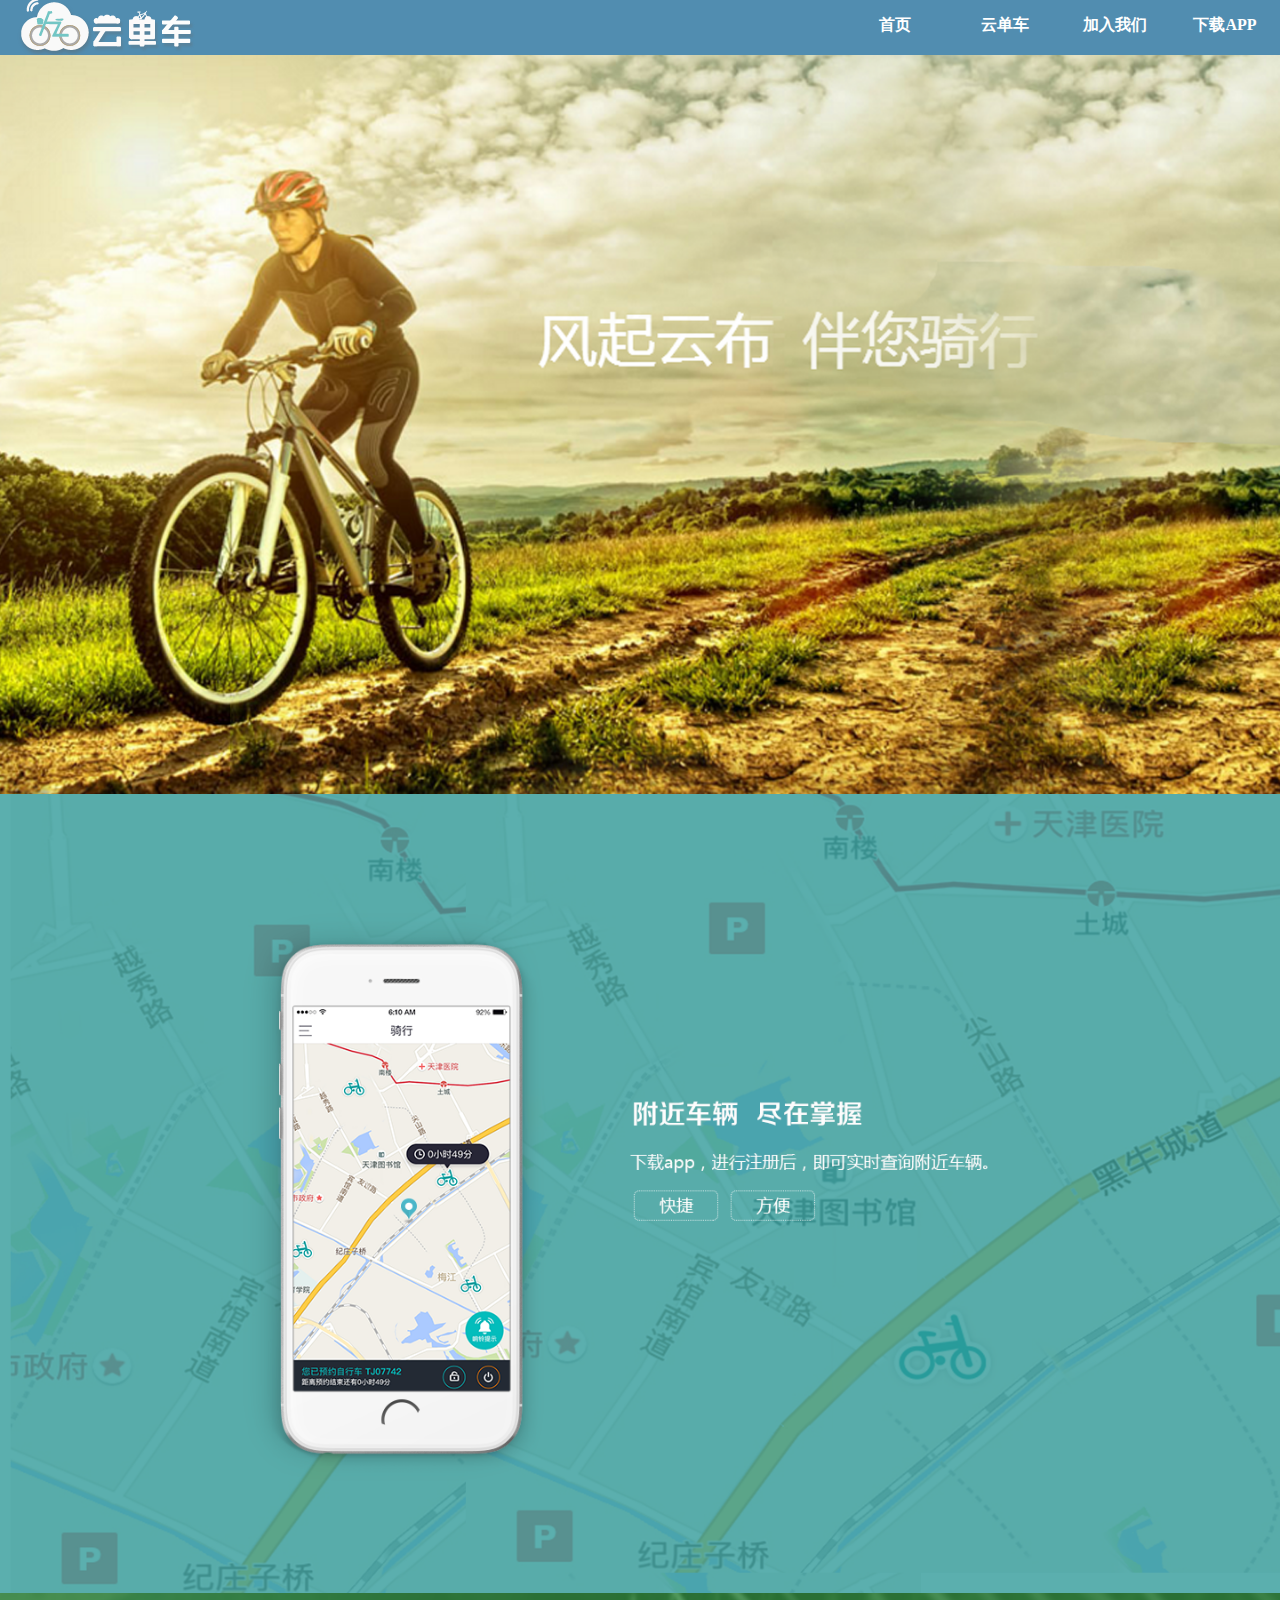
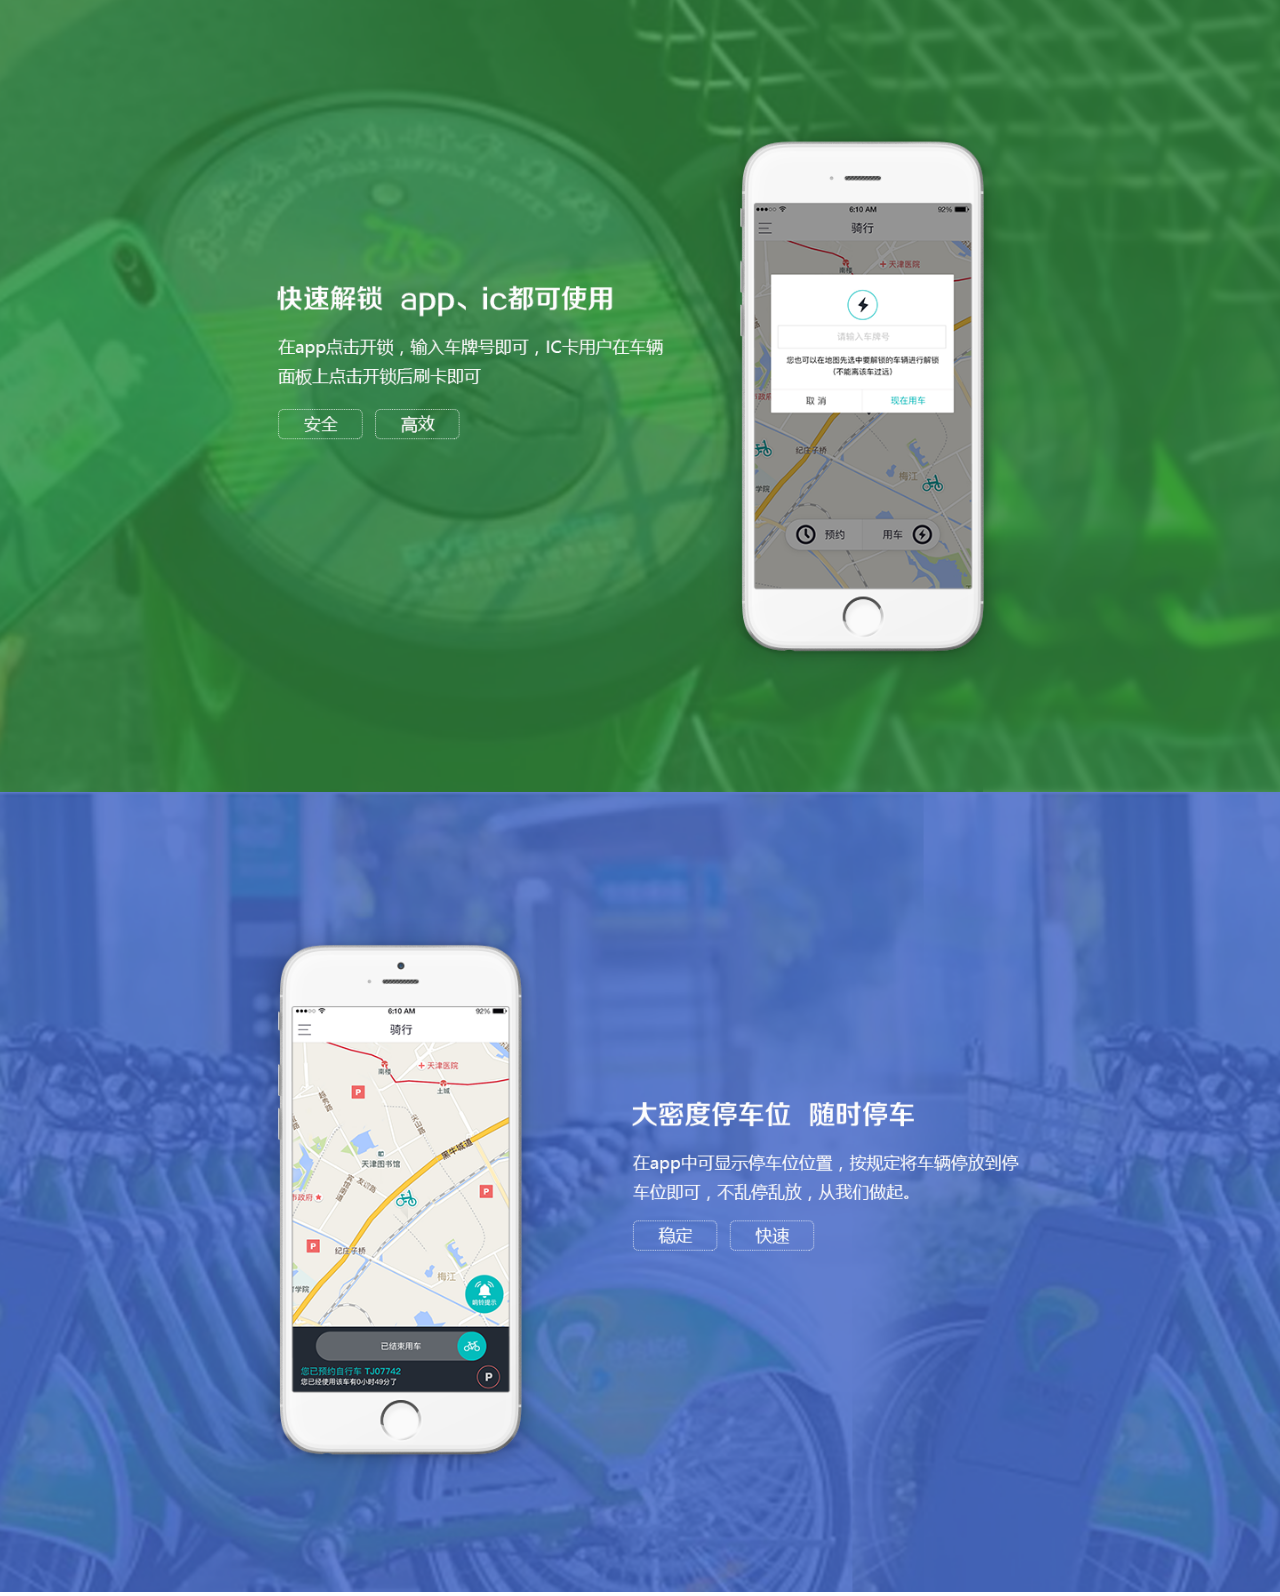
<file: new/网站设计/yundanchenew/index.html>
<!DOCTYPE html>
<html><head lang="en"><meta http-equiv="Content-Type" content="text/html; charset=UTF-8">
<meta charset="UTF-8">
<title>云单车</title>
<style>
</style>
<link href="images/css.css" rel="stylesheet" type="text/css">
</head>
<body>
<div class="main">

	<div id="pages">
			<div id="logo"></div>
            <div id="d">
                <a href="./download.html">
                <span class="spn";>下载APP</span> </a>
			</div>
			<div id="d">
                <a href="./join.html">
                <span class="spn";>加入我们</span> </a>
			</div>
            <div id="d">
                <a href="./about.html">
                <span class="spn";>云单车</span> </a>
        	</div>
            
			<div id="d">
                <a href="./index.html">
                <span class="spn";>首页</span> </a>
			</div>
	</div>
	<p class="new"><img src="images/pc_01.png"width="100%" height="100%"/></p>
	<p class="new"><img src="images/pc_02.png"width="100%" height="100%"/></p>
	<p class="new"><img src="images/pc_03.png"width="100%" height="100%"/></p>
	<p class="new"><img src="images/pc_04.png"width="100%" height="100%"/></p>
</div>
</body></html>
</file>
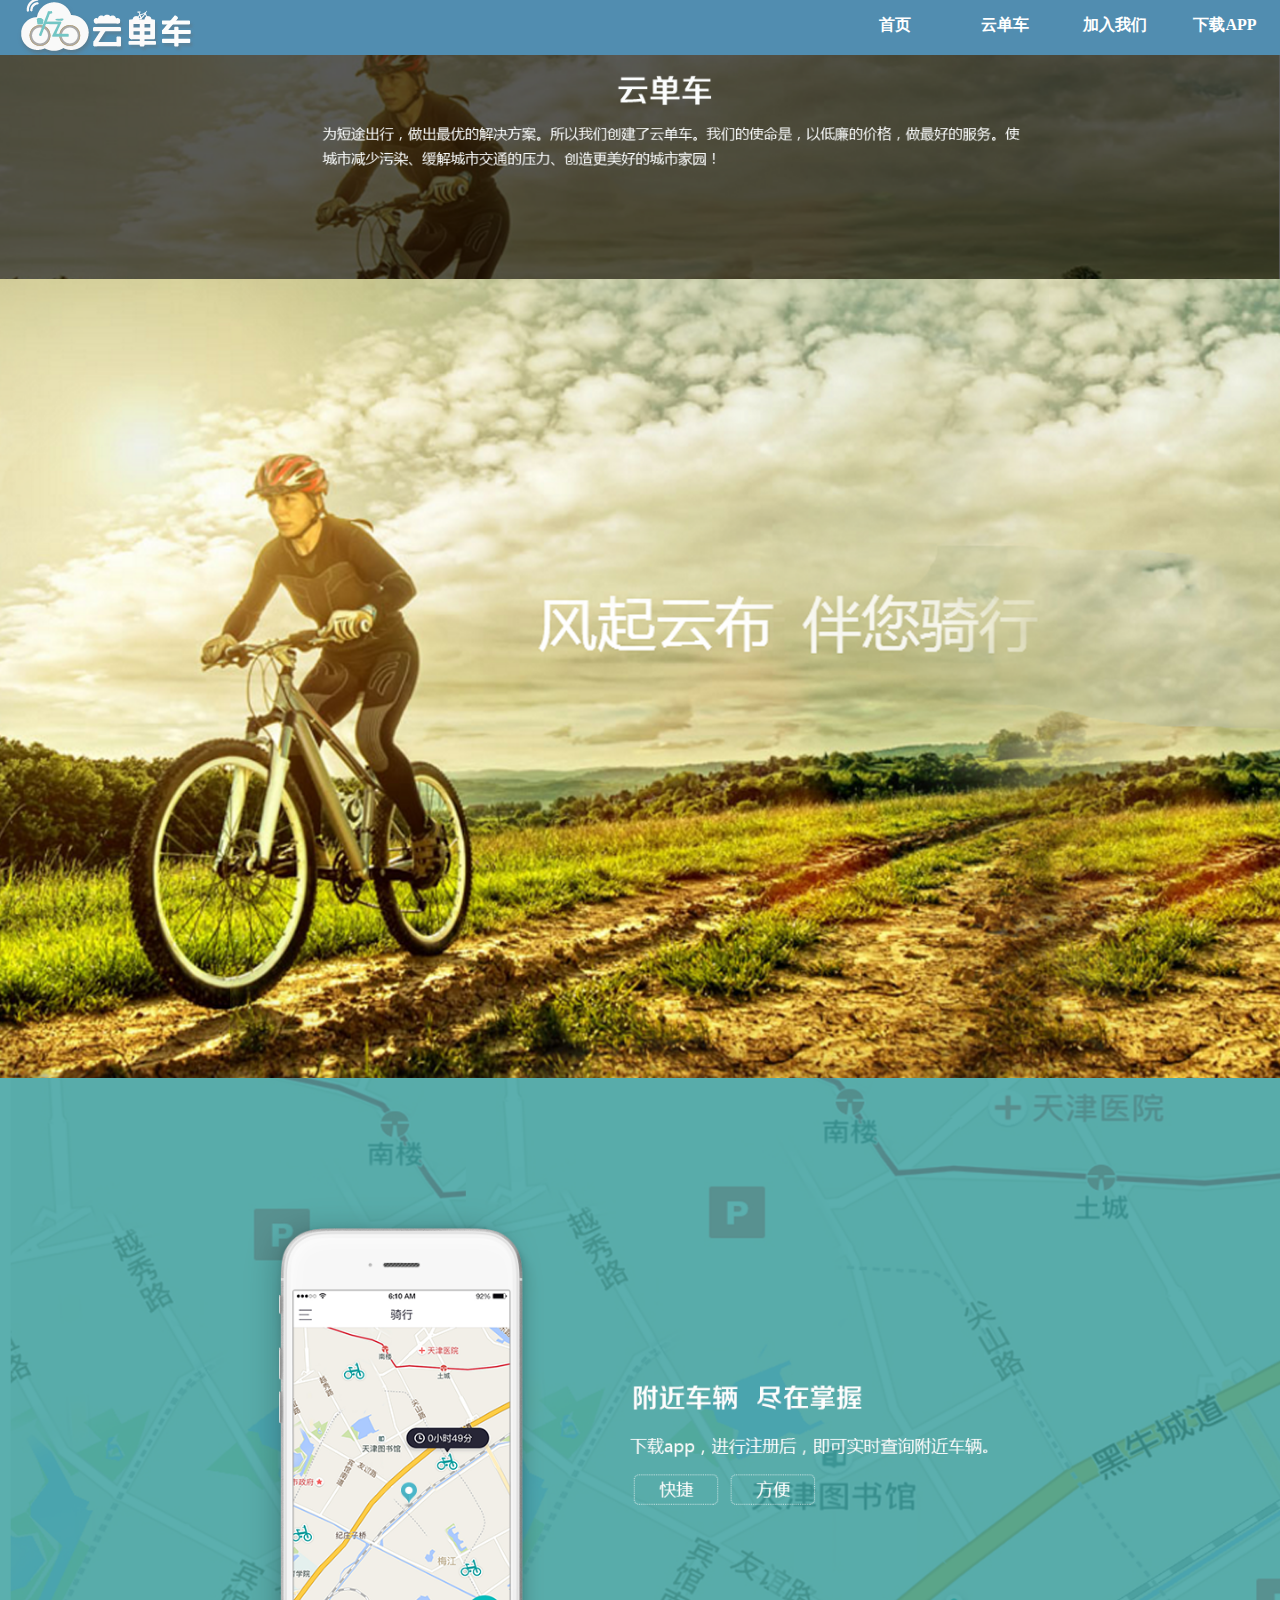
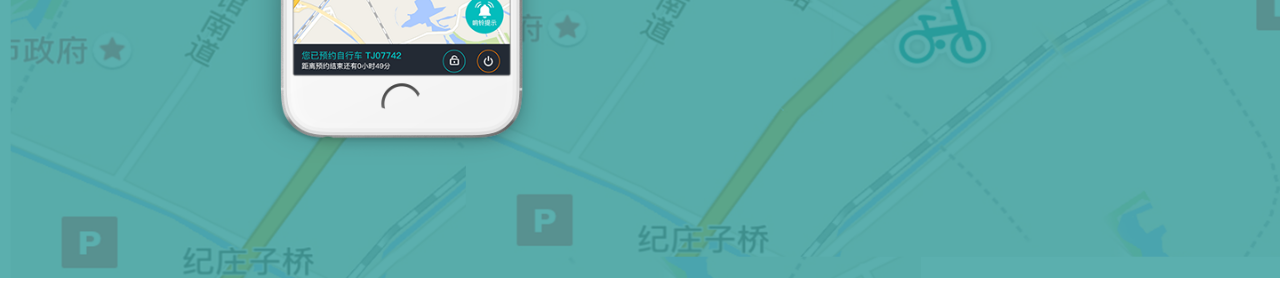
<file: new/网站设计/yundanchenew/about.html>
<!DOCTYPE html>
<html><head lang="en"><meta http-equiv="Content-Type" content="text/html; charset=UTF-8">
<meta charset="UTF-8">
<title>关于我们</title>
<style>
</style>
<link href="images/css.css" rel="stylesheet" type="text/css">
</head>
<body>
	<div class="main">
		<div id="pages">
            	<div id="logo"></div>
            		<div id="d">
                		<a href="./download.html">
                		<span class="spn";>下载APP</span> </a>
						</div>
					<div id="d">
                		<a href="./join.html">
                		<span class="spn";>加入我们</span> </a>
					</div>
            		<div id="d">
                		<a href="./about.html">
                		<span class="spn";>云单车</span> </a>
        			</div>
					<div id="d">
                		<a href="./index.html">
                		<span class="spn";>首页</span> </a>
				</div>
		</div>
		<p class="new"><img src="images/about.png"width="100%" height="100%"/></p>
		<p class="new"><img src="images/pc_01.png"width="100%" height="100%"/></p>
		<p class="new"><img src="images/pc_02.png"width="100%" height="100%"/></p>
	</div>
</body></html>
</file>
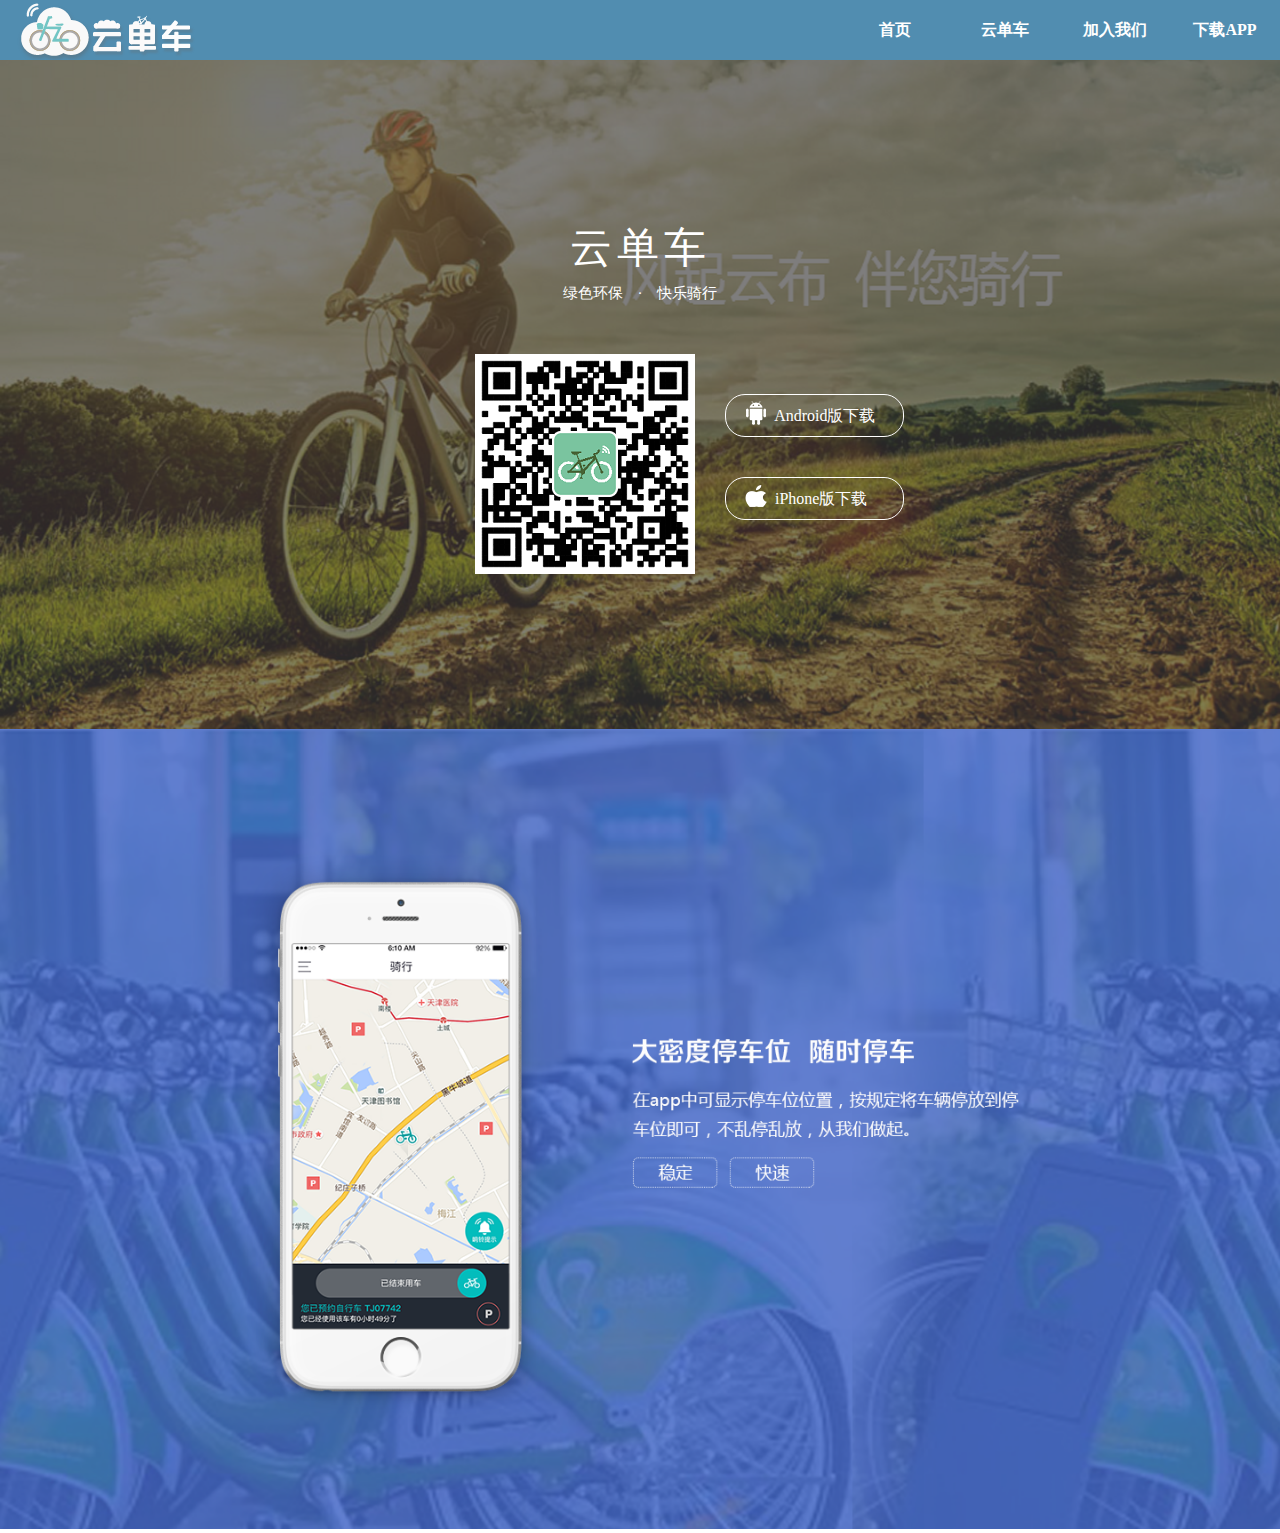
<file: new/网站设计/yundanchenew/download.html>
<!DOCTYPE html>
<html><head lang="en"><meta http-equiv="Content-Type" content="text/html; charset=UTF-8">
<meta charset="UTF-8">
<title>下载云单车</title>
<style>
</style>
<link href="images/css.css" rel="stylesheet" type="text/css">
</head>
<body>
<div class="main">
	<div id="pages" style="z-index:99999;">
			<div id="logo"></div>
            <div id="d">
                <a href="./download.html">
                <span class="spn">下载APP</span> </a>
			</div>
			<div id="d">
                <a href="./join.html">
                <span class="spn">加入我们</span> </a>
			</div>
            <div id="d">
                <a href="./about.html">
                <span class="spn">云单车</span> </a>
        	</div>
			<div id="d">
                <a href="./index.html">
                <span class="spn">首页</span> </a>
			</div>
	</div>
	<div class="page page6">
	<h1>云单车</h1>
	<p class="title01">绿色环保　·　快乐骑行</p>
	<dl>
		<dt>
        	<img src="./images/pclogo.png" alt="二维码">
        </dt>
		<dd>
			<a class="btn" href="http://dlsw.baidu.com/sw-search-sp/soft/2a/25677/QQ_V4.0.0.1419920162.dmg">
			<img src="./images/android.png" alt="android">
			<span>Android版下载</span> </a>
			<a class="btn" href="https://itunes.apple.com/WebObjects/MZStore.woa/wa/viewSoftware?id=1091424146">
			<img src="./images/ios.png" alt="ios">
			<span>iPhone版下载</span> </a>
		</dd>
	</dl>
	</div>

	<p class="new"><img src="images/pc_04.png"width="100%" height="100%"/></p>
	</div>
</body></html>
</file>
<file: new/网站设计/yundanchenew/images/css.css>
body,html{
		margin:0;
		padding:0;
		font-family:"Microsoft Yahei";
		color:#fff;
		overflow-x:hidden;
	}
	h1{
		margin:0; 
	}
	
	.new{
		margin-top: -5px;
		text-align: center;
	}
	.page1,.page2,.page3,.page4{
		height:900px;
		width:100%;
		margin:auto;
		padding:0;
	}
	.page5{
		height:561px;
		width:100%;
		margin:auto;
		padding:0;
	}
	.page6{
		height:734px;
		width:100%;
		margin:auto;
		padding:0;
	}
	.page0{
		background:#FFFFFF url("about.png") no-repeat center bottom;
		background-size:100% 321px;
		height:321px;
		width:100%;
		margin:auto;
		padding:0;
	}
	.page1{
		background:#FFFFFF url("pc_01.png") no-repeat center bottom;
		background-size:100% 900px;
	}
	.page2{
		background:#FFFFFF url("pc_02.png") no-repeat center bottom;
		background-size:100% 900px;
	}
	.page3{
		background:#FFFFFF url("pc_03.png") no-repeat center bottom;
		background-size:100% 900px;
	}
	.page4{
		background:#FFFFFF url("pc_04.png") no-repeat center bottom;
		background-size:100% 900px;
		}
	.page5{
		background:#FFFFFF url("joinus.png") no-repeat center bottom;
		background-size:100% 561px;
	}
	.page6{
		background: url(downloadapp.png) repeat-x;
		background-size:100% 734px;
	}
	p.title{
		position:relative;
		font:700 40px "Microsoft Yahei";
		color:#fff;text-align:center;
	}
	.page h1{
		position:relative;
		top:30%;
		font-size:42px;
		font-weight:normal;
		text-align:center;
		letter-spacing:5px;
		color:#FFFFFF;
	}
	h2{
		position:relative;
		top:20%;
		font-size:32px;
		font-weight:normal;
		text-align:center;
		letter-spacing:5px;
	}
	.page p.title01{
		position:relative;
		top:31%;
		font-size:15px;
		text-align:center;
		width:100%;
		color:#FFFFFF;

	}
	p.title02{
		position:relative;
		top:10%;
		margin-right:50px;
		margin-left:50px;
		font-size:15px;
		text-align:center;
		color:#000;
	}
	.page1>dl>dt>img{
		max-width:110px;
		max-height:110px;
	}
	dl{
		position:relative;
		top:38%;
		left:50%;
		text-align:center;
		margin-left:-165px;
	}
	dl dt,dl dd{
		float:left;
	}
	.btn{
		margin-top: 40px;;
		display:block;
		border-radius:20px;
		width:177px;
		height:41px;
		line-height:41px;
		border:1px solid #fff;
		text-align:left;
		outline:none;
		margin-left:30px;
	}
	.btn img{
		vertical-align:middle;
		position:relative;
		top:-4px;
		left:15px;
		}
	.btn span{
		position:relative;
		left:15px;
	}
	.btn:nth-child(1){
		margin-bottom:22px;
	}
	a,a:hover{
		text-decoration:none;
		color:#fff;
	}
	#pages {
		position: fixed;
		width:100%;
		margin:auto;
		height:60px;
		background:#518db0;
		z-index:99999;
	}
	
	#d {
		width:70px;
		height:25px;
		float:right;
		margin:20px;
		text-align:center;
	}
	#logo{
		background:url("logo.png") no-repeat center bottom;
		width:190px;
		height:60px;
		float:left;
		margin-left:10px;
		margin-top:0px;
	}
	.spn {
	font-weight:bold;
	top: 10px;
	}
*{
	margin:0;
	padding:0;
	list-style-type:none;
}
a,img{
	border:0;
}
<!-- join->
#in_ct{
	width:100%;
	height:auto;
	overflow:hidden;
}
.in_ct{
	width:1012px;
	height:auto;
	overflow:hidden;
	margin:0 auto;
	background:#fff;
	position:static;
	background:url(back.png) repeat-x;
}
.in_ct1{
	width:1012px;
	height:auto;
	overflow:hidden;
}
.box li{ 
	width:500px;
	height:514px;
	margin-left:4px;
	float:left;
	overflow:hidden;
	position:relative;
}
.toll_img{
	width:500px;
	height:514px;
 }
.toll_info{ 
	height:514px;
	vertical-align:middle;
	display:table-cell;
}
.box li .box1{
	color:#666;
	text-decoration:none;
	position:absolute;top:0;
	left:0;cursor:pointer;
}
</file>
